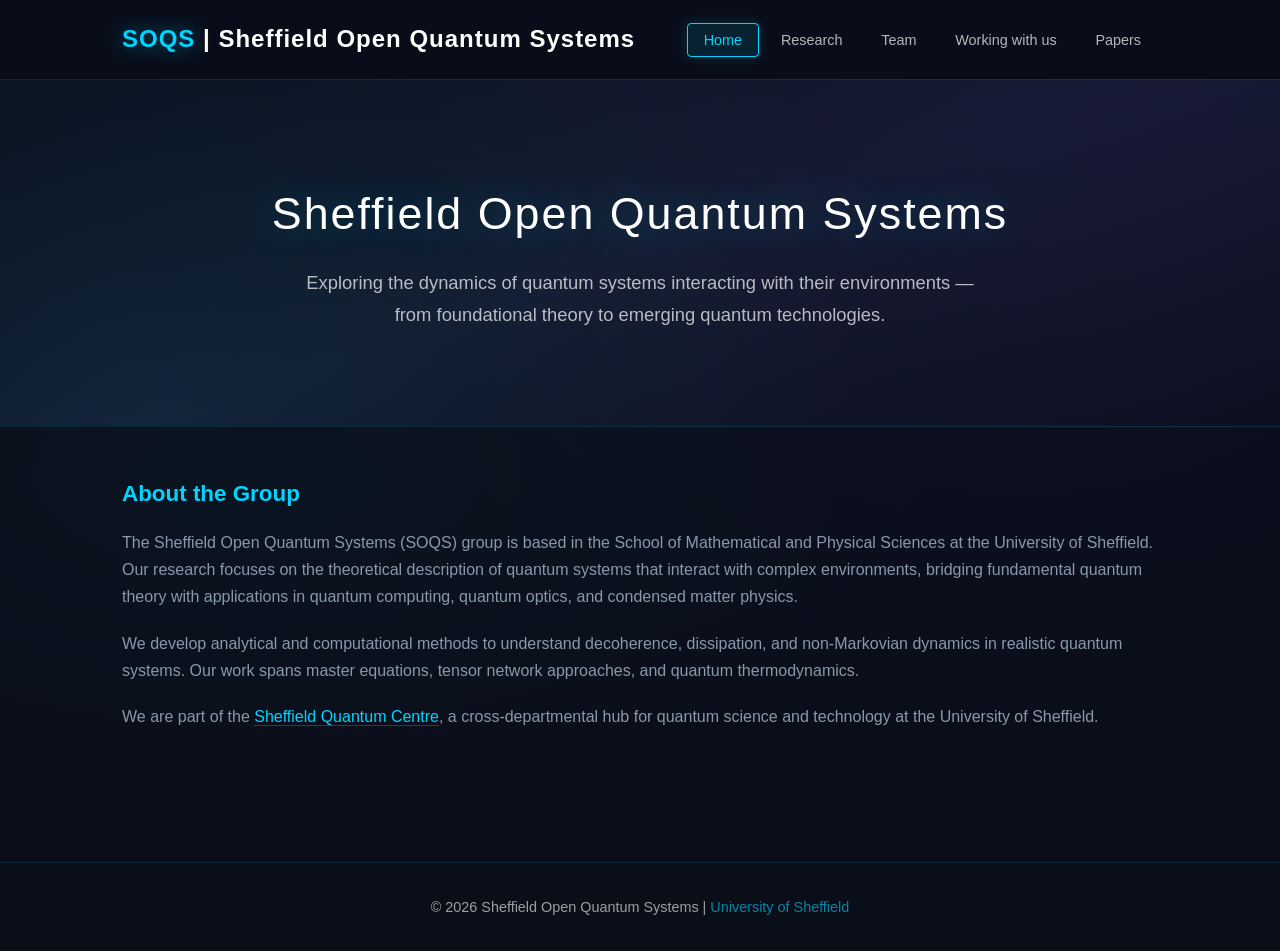
<file: index.html>
<!DOCTYPE html>
<html lang="en">
<head>
  <meta charset="UTF-8">
  <meta name="viewport" content="width=device-width, initial-scale=1.0">
  <title>SOQS – Sheffield Open Quantum Systems</title>
  <link rel="stylesheet" href="css/style.css">
</head>
<body>
  <header>
    <div class="container">
      <div class="logo">
        <h1><span>SOQS</span> | Sheffield Open Quantum Systems</h1>
      </div>
      <nav>
        <ul>
          <li><a href="index.html" class="active">Home</a></li>
          <li><a href="research.html">Research</a></li>
          <li><a href="team.html">Team</a></li>
          <li><a href="funding.html">Working with us</a></li>
          <li><a href="papers.html">Papers</a></li>
        </ul>
      </nav>
    </div>
  </header>

  <section class="hero">
    <div class="container">
      <h2>Sheffield Open Quantum Systems</h2>
      <p>Exploring the dynamics of quantum systems interacting with their environments — from foundational theory to emerging quantum technologies.</p>
    </div>
  </section>

  <section class="content">
    <div class="container">
      <h3>About the Group</h3>
      <p>The Sheffield Open Quantum Systems (SOQS) group is based in the School of Mathematical and Physical Sciences 
        at the University of Sheffield.
        Our research focuses on the theoretical description of quantum systems 
        that interact with complex environments, 
        bridging fundamental quantum theory with applications in quantum computing, 
        quantum optics, and condensed matter physics.</p>
      <p>We develop analytical and computational methods to understand decoherence, dissipation, 
        and non-Markovian dynamics in realistic quantum systems. Our work spans master equations, 
        tensor network approaches, and quantum thermodynamics.</p>
      <p>We are part of the <a href="https://sheffield.ac.uk/quantum">Sheffield Quantum Centre</a>, a cross-departmental hub for quantum science and technology at the University of Sheffield.</p>
    </div>
  </section>

  <footer>
    <div class="container">
      <p>&copy; 2026 Sheffield Open Quantum Systems | <a href="https://www.sheffield.ac.uk">University of Sheffield</a></p>
    </div>
  </footer>
</body>
</html>
</file>
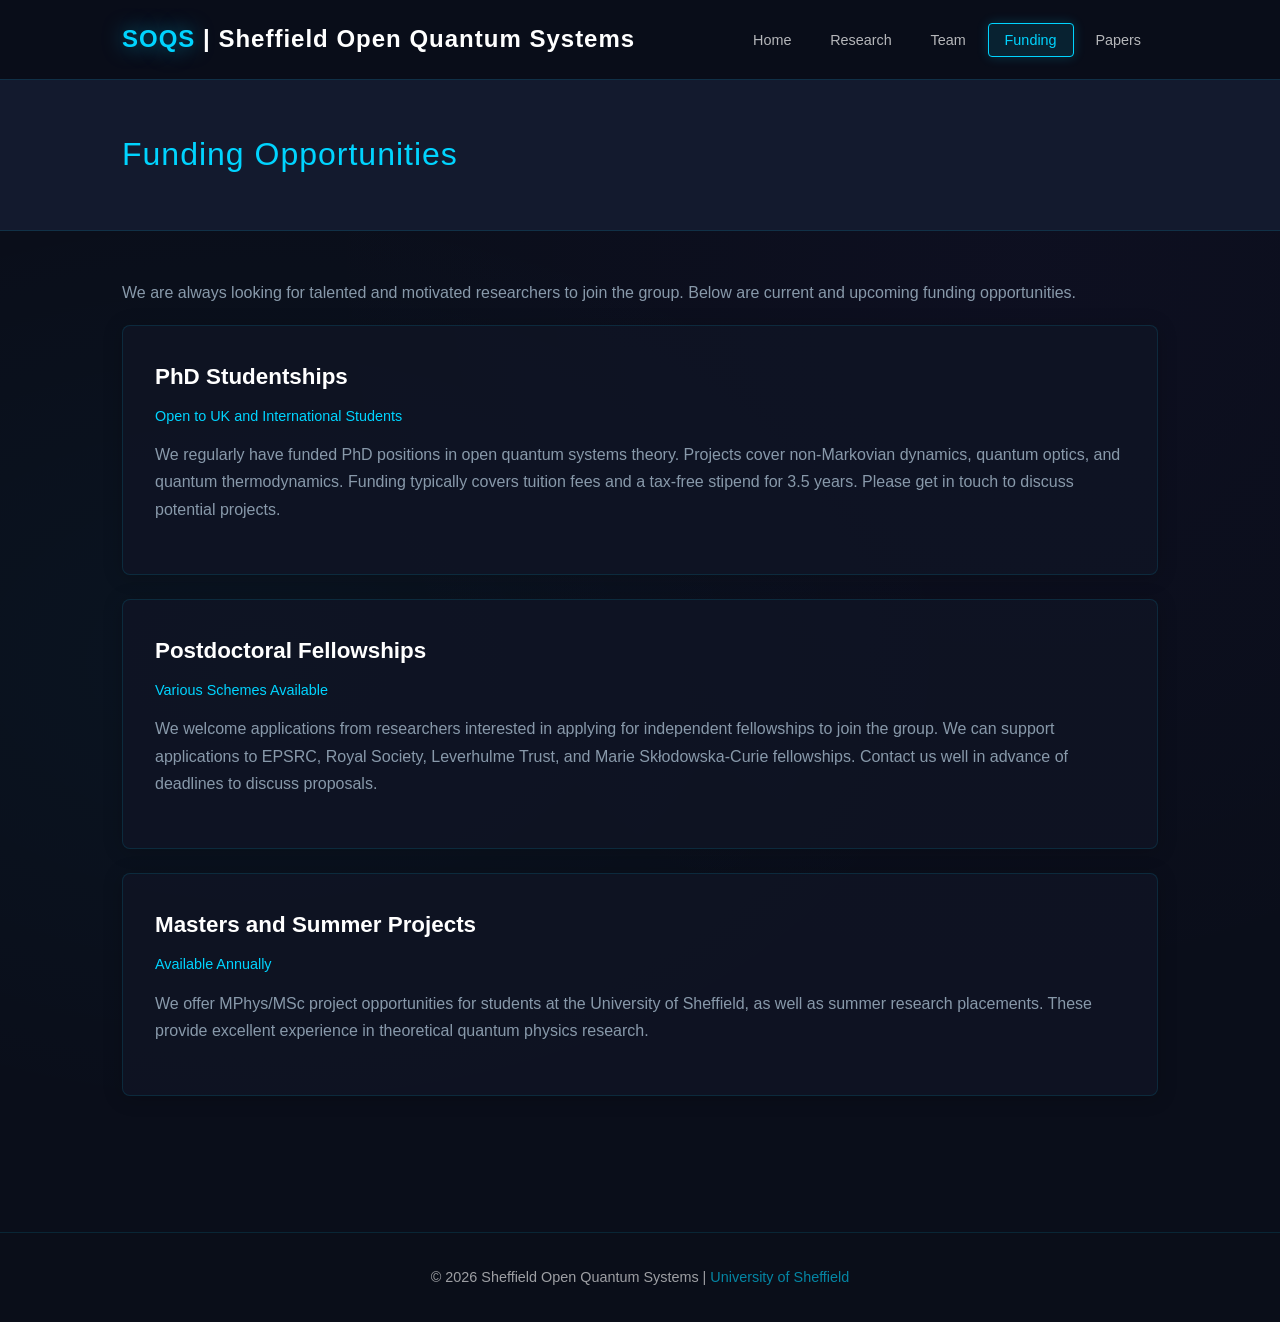
<file: funding.html>
<!DOCTYPE html>
<html lang="en">
<head>
  <meta charset="UTF-8">
  <meta name="viewport" content="width=device-width, initial-scale=1.0">
  <title>Funding – SOQS</title>
  <link rel="stylesheet" href="css/style.css">
</head>
<body>
  <header>
    <div class="container">
      <div class="logo">
        <h1><span>SOQS</span> | Sheffield Open Quantum Systems</h1>
      </div>
      <nav>
        <ul>
          <li><a href="index.html">Home</a></li>
          <li><a href="research.html">Research</a></li>
          <li><a href="team.html">Team</a></li>
          <li><a href="funding.html" class="active">Funding</a></li>
          <li><a href="papers.html">Papers</a></li>
        </ul>
      </nav>
    </div>
  </header>

  <section class="page-title">
    <div class="container">
      <h2>Funding Opportunities</h2>
    </div>
  </section>

  <section class="content">
    <div class="container">
      <p>We are always looking for talented and motivated researchers to join the group. Below are current and upcoming funding opportunities.</p>

      <div class="funding-item">
        <h3>PhD Studentships</h3>
        <div class="meta">Open to UK and International Students</div>
        <p>We regularly have funded PhD positions in open quantum systems theory. Projects cover non-Markovian dynamics, quantum optics, and quantum thermodynamics. Funding typically covers tuition fees and a tax-free stipend for 3.5 years. Please get in touch to discuss potential projects.</p>
      </div>

      <div class="funding-item">
        <h3>Postdoctoral Fellowships</h3>
        <div class="meta">Various Schemes Available</div>
        <p>We welcome applications from researchers interested in applying for independent fellowships to join the group. We can support applications to EPSRC, Royal Society, Leverhulme Trust, and Marie Skłodowska-Curie fellowships. Contact us well in advance of deadlines to discuss proposals.</p>
      </div>

      <div class="funding-item">
        <h3>Masters and Summer Projects</h3>
        <div class="meta">Available Annually</div>
        <p>We offer MPhys/MSc project opportunities for students at the University of Sheffield, as well as summer research placements. These provide excellent experience in theoretical quantum physics research.</p>
      </div>

      <!-- Add more funding items as needed -->
    </div>
  </section>

  <footer>
    <div class="container">
      <p>&copy; 2026 Sheffield Open Quantum Systems | <a href="https://www.sheffield.ac.uk">University of Sheffield</a></p>
    </div>
  </footer>
</body>
</html>
</file>
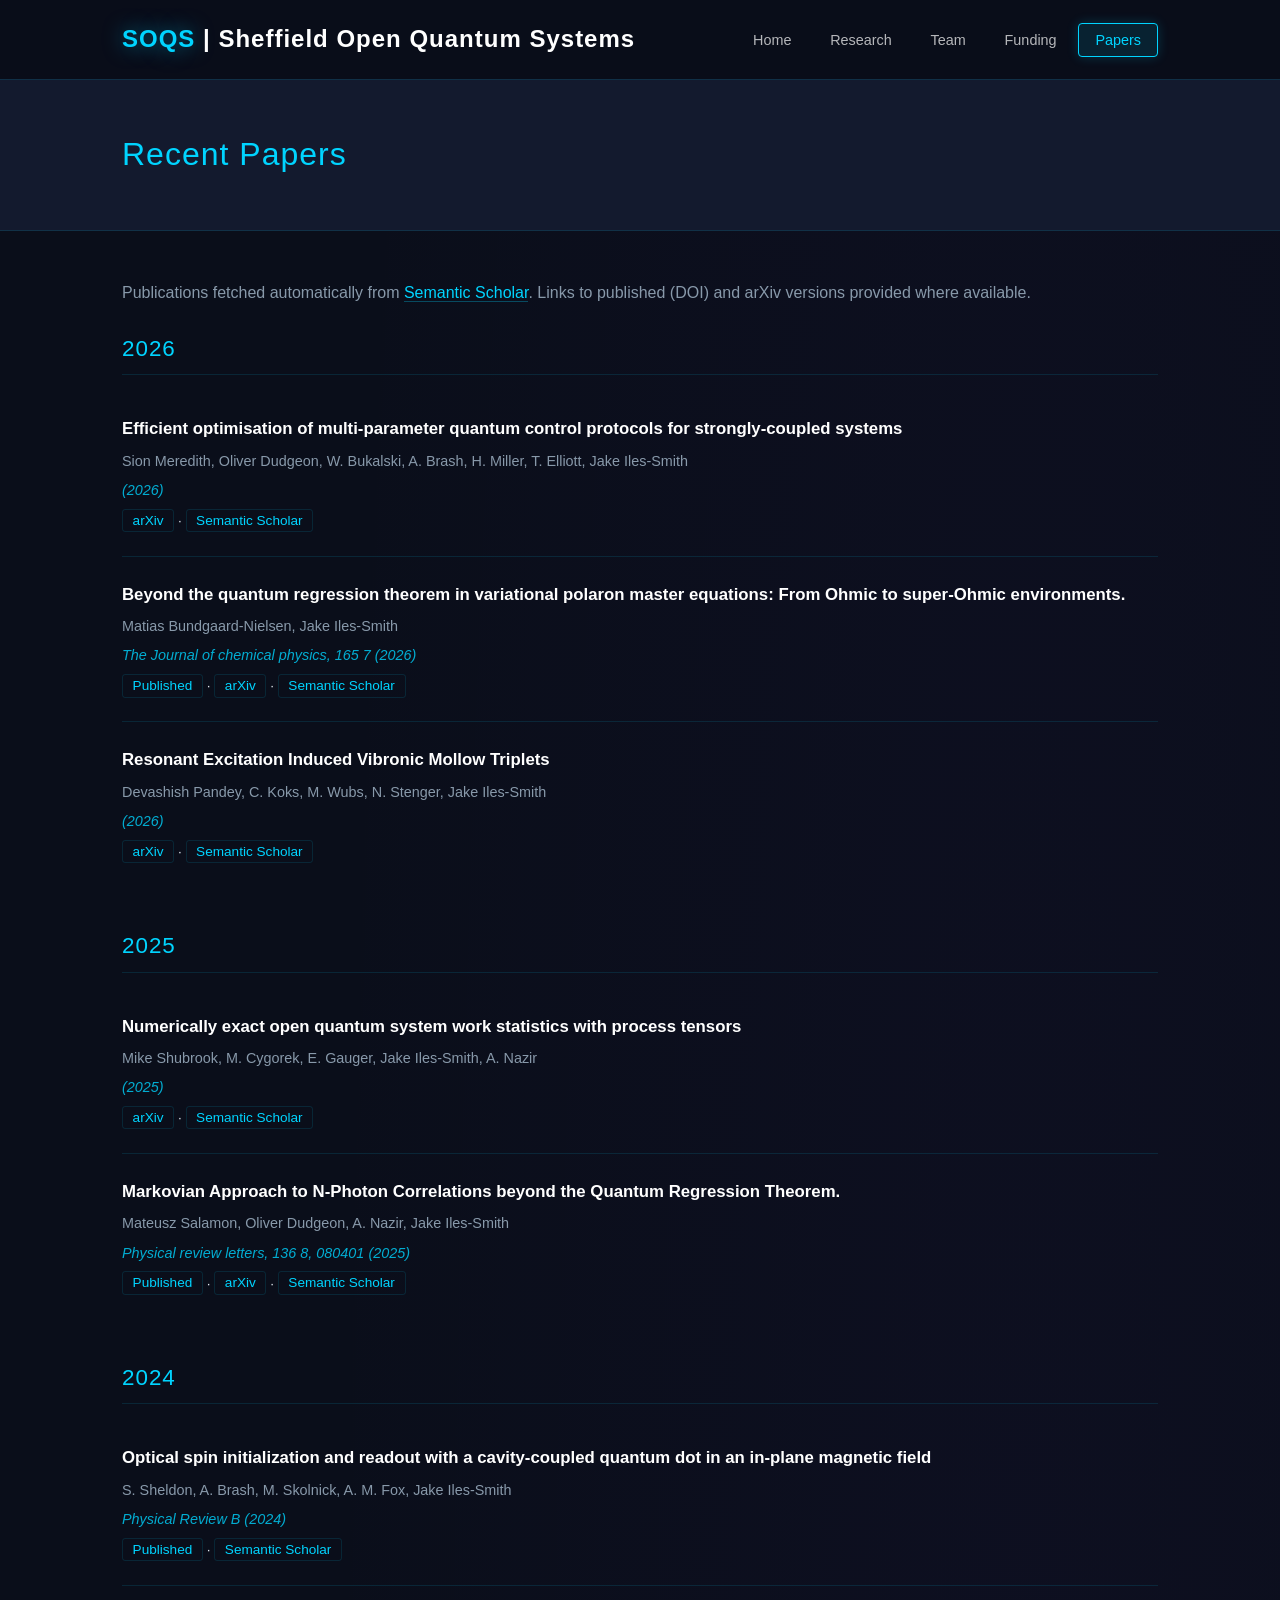
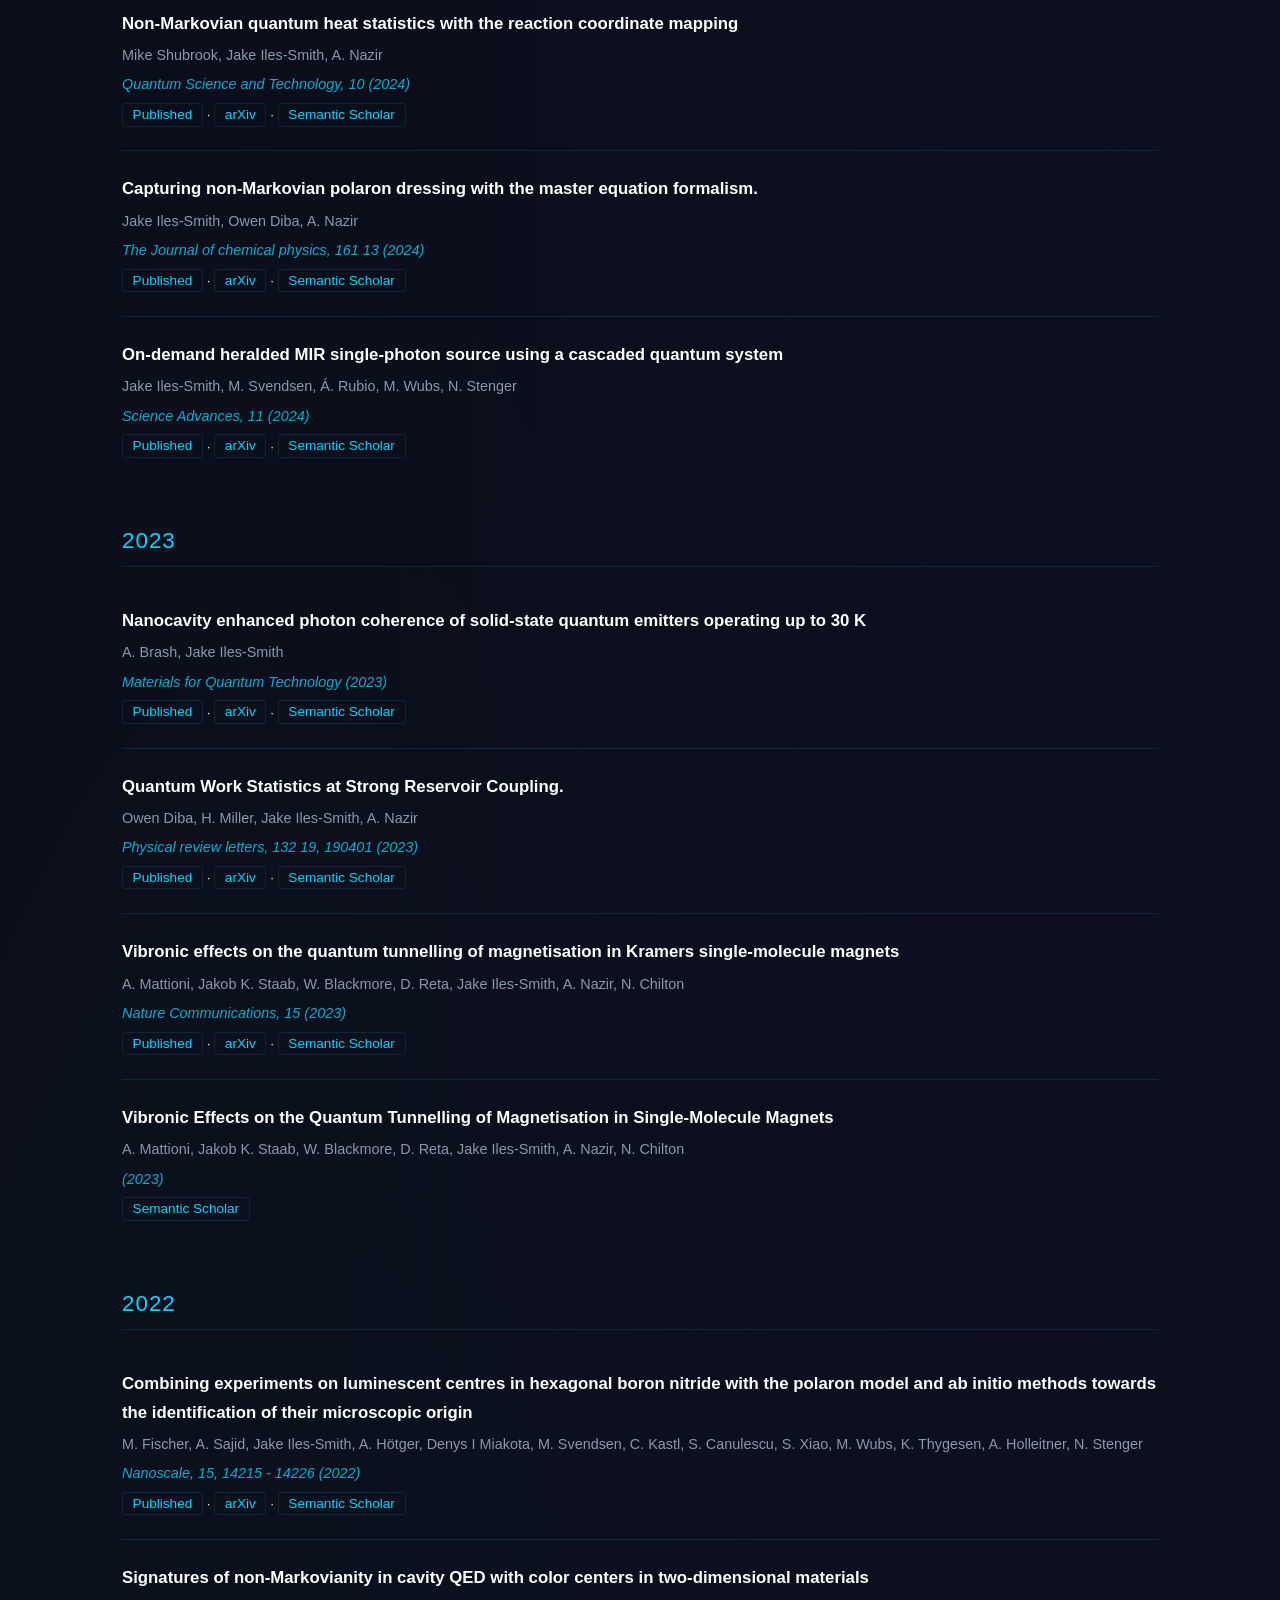
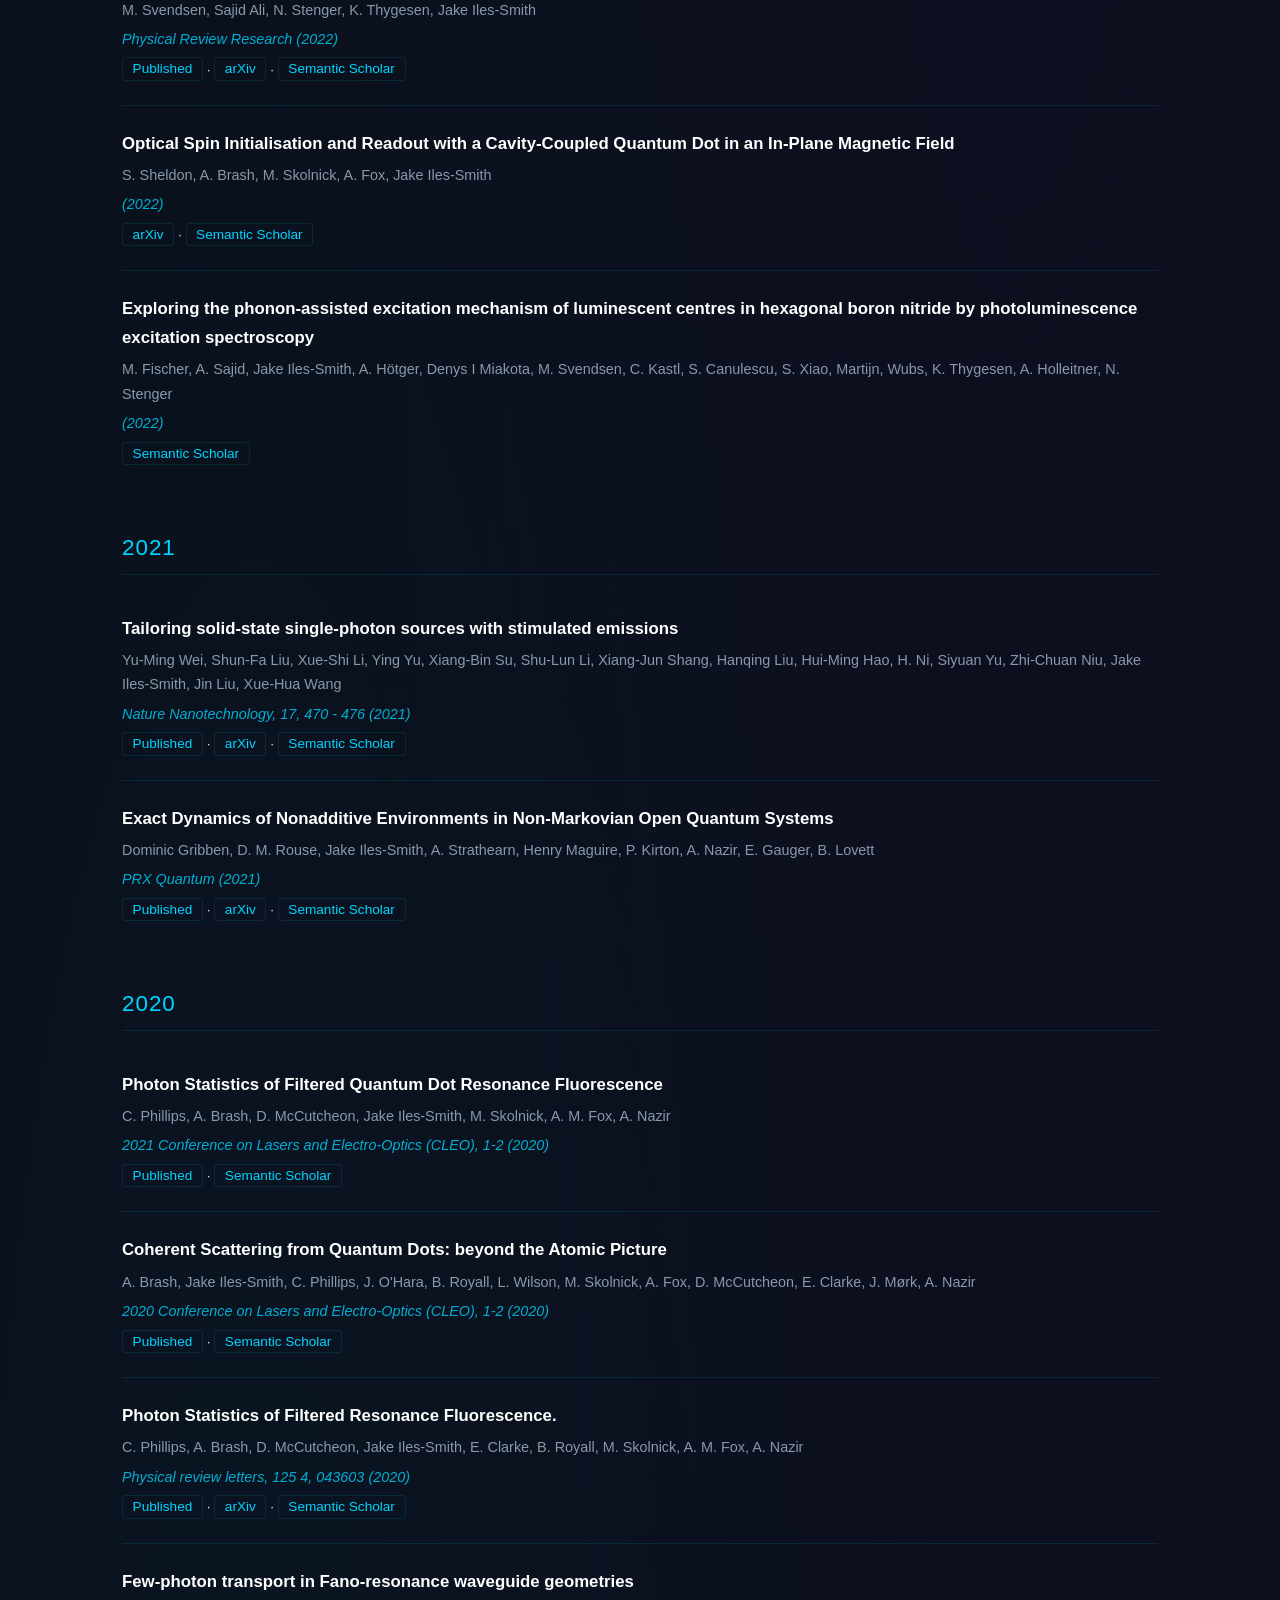
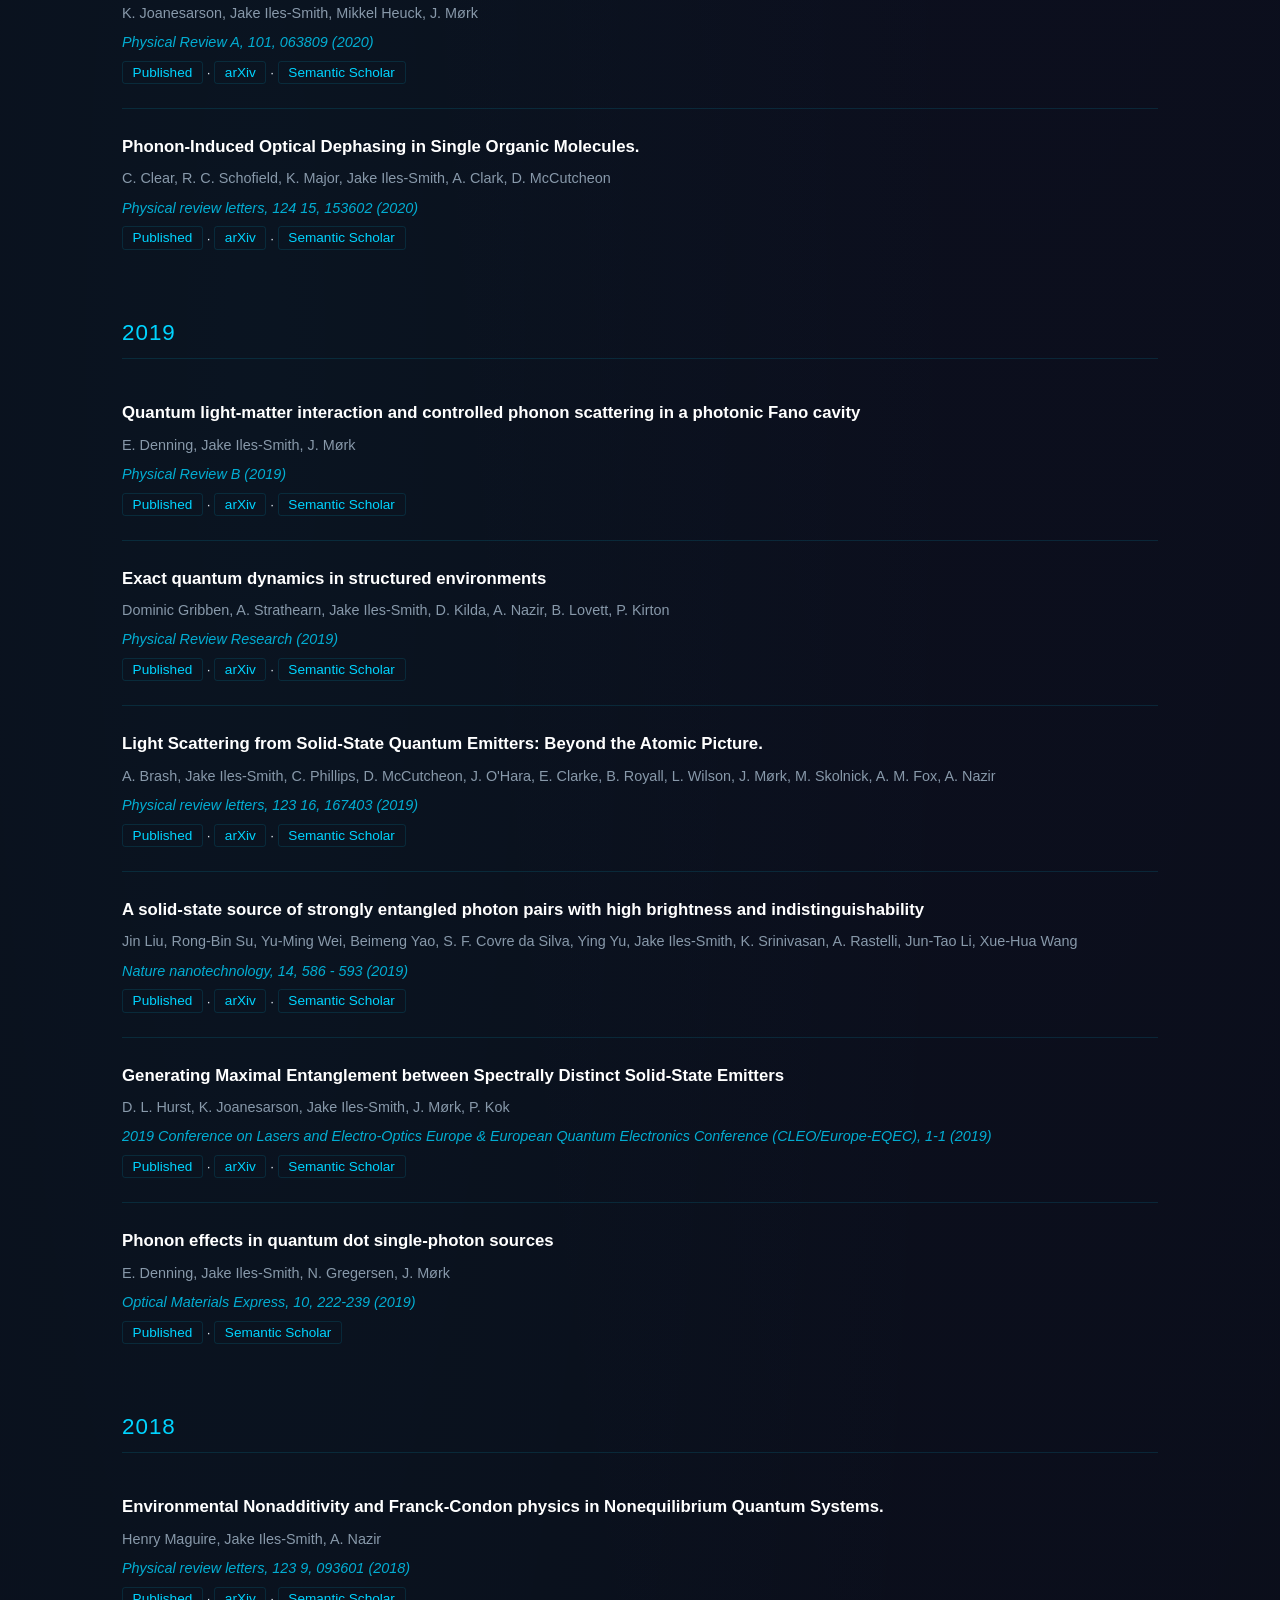
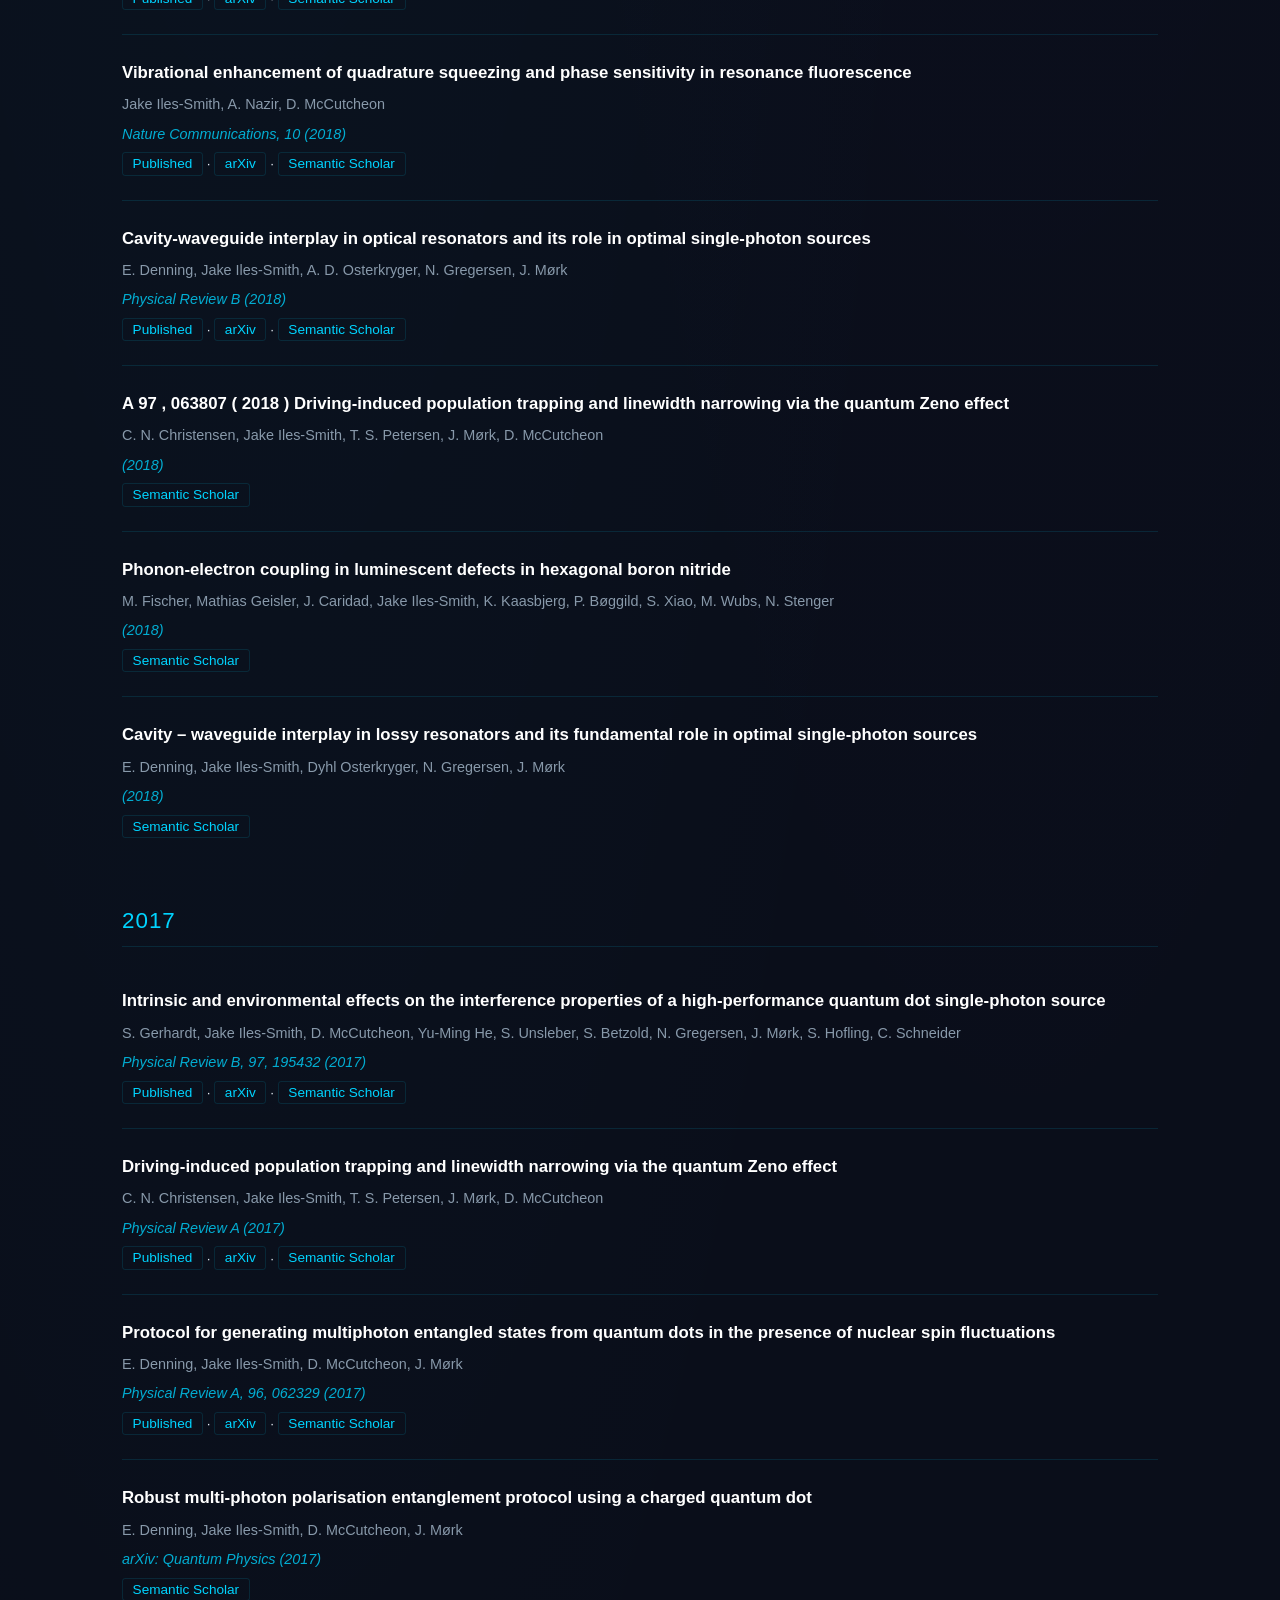
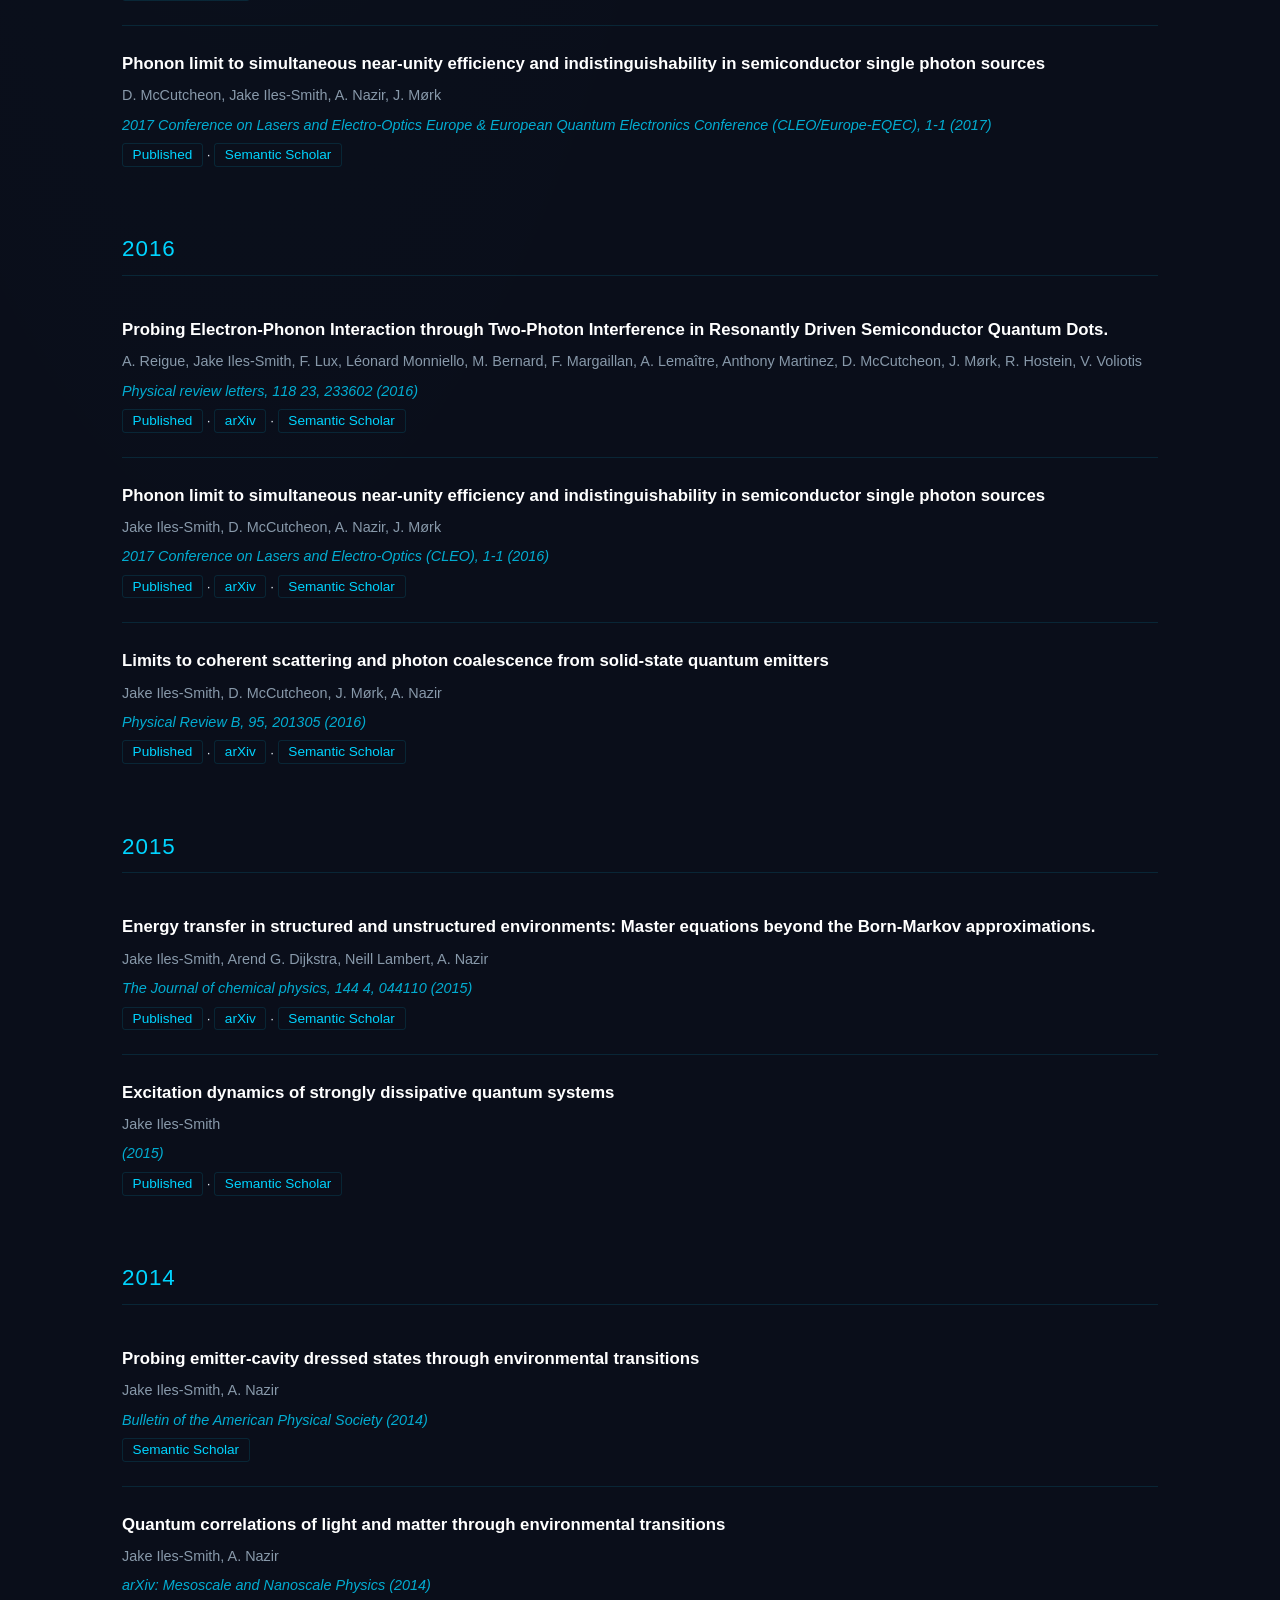
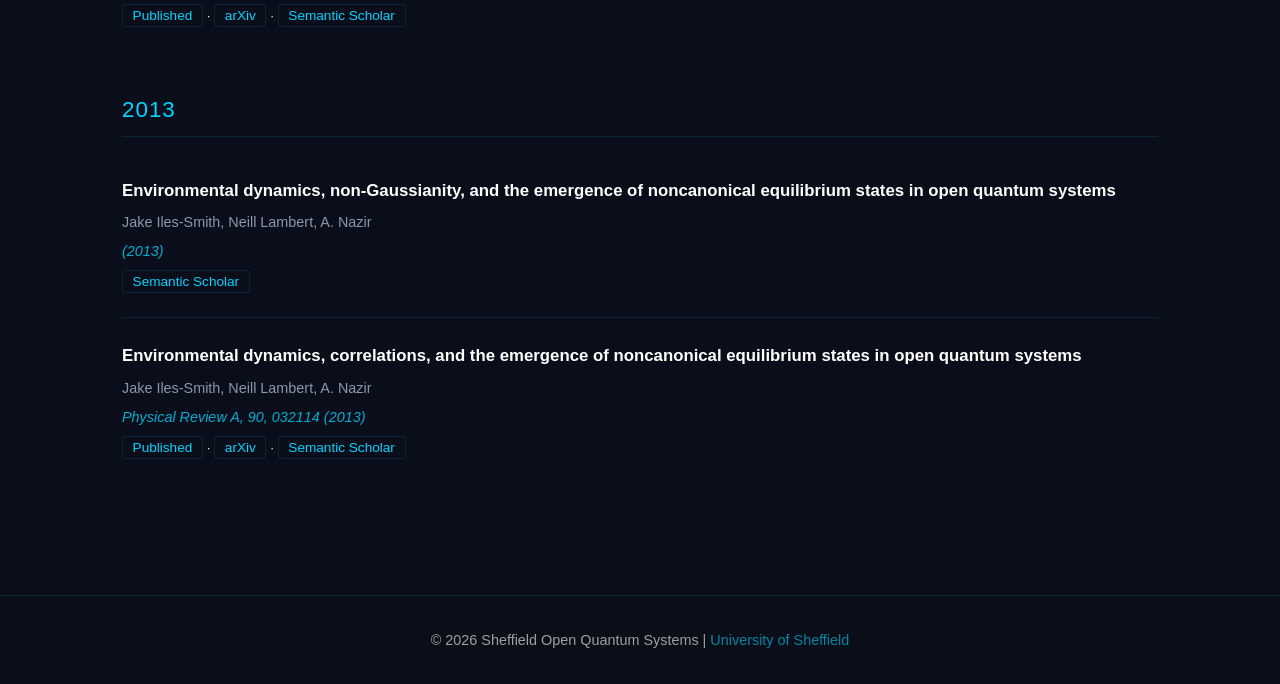
<file: papers.html>
<!DOCTYPE html>
<html lang="en">
<head>
  <meta charset="UTF-8">
  <meta name="viewport" content="width=device-width, initial-scale=1.0">
  <title>Papers – SOQS</title>
  <link rel="stylesheet" href="css/style.css">
</head>
<body>
  <header>
    <div class="container">
      <div class="logo">
        <h1><span>SOQS</span> | Sheffield Open Quantum Systems</h1>
      </div>
      <nav>
        <ul>
          <li><a href="index.html">Home</a></li>
          <li><a href="research.html">Research</a></li>
          <li><a href="team.html">Team</a></li>
          <li><a href="funding.html">Funding</a></li>
          <li><a href="papers.html" class="active">Papers</a></li>
        </ul>
      </nav>
    </div>
  </header>

  <section class="page-title">
    <div class="container">
      <h2>Recent Papers</h2>
    </div>
  </section>

  <section class="content">
    <div class="container">
      <p>Publications fetched automatically from <a href="https://www.semanticscholar.org/">Semantic Scholar</a>. Links to published (DOI) and arXiv versions provided where available.</p>

      <div id="papers-loading">Loading papers...</div>
      <div id="papers-container" style="display:none;"></div>
    </div>
  </section>

  <footer>
    <div class="container">
      <p>&copy; 2026 Sheffield Open Quantum Systems | <a href="https://www.sheffield.ac.uk">University of Sheffield</a></p>
    </div>
  </footer>

  <script>
    fetch('data/papers.json')
      .then(function (res) { return res.json(); })
      .then(function (papers) {
        var loading = document.getElementById('papers-loading');
        var container = document.getElementById('papers-container');
        loading.style.display = 'none';

        if (papers.length === 0) {
          loading.style.display = 'block';
          loading.textContent = 'No papers loaded yet. Run the fetch script or trigger the GitHub Action.';
          return;
        }

        container.style.display = 'block';

        // Group papers by year
        var byYear = {};
        papers.forEach(function (paper) {
          var year = paper.year || 'Preprint';
          if (!byYear[year]) byYear[year] = [];
          byYear[year].push(paper);
        });

        // Sort years descending
        var years = Object.keys(byYear).sort(function (a, b) {
          if (a === 'Preprint') return -1;
          if (b === 'Preprint') return 1;
          return parseInt(b) - parseInt(a);
        });

        years.forEach(function (year) {
          var heading = document.createElement('h3');
          heading.className = 'year-heading';
          heading.textContent = year;
          container.appendChild(heading);

          var list = document.createElement('ul');
          list.className = 'paper-list';

          byYear[year].forEach(function (paper) {
            var li = document.createElement('li');

            // Build links
            var links = '';
            if (paper.links.doi) {
              links += '<a href="' + paper.links.doi + '" target="_blank" rel="noopener">Published</a>';
            }
            if (paper.links.arxiv) {
              if (links) links += ' &middot; ';
              links += '<a href="' + paper.links.arxiv + '" target="_blank" rel="noopener">arXiv</a>';
            }
            if (paper.links.semantic_scholar) {
              if (links) links += ' &middot; ';
              links += '<a href="' + paper.links.semantic_scholar + '" target="_blank" rel="noopener">Semantic Scholar</a>';
            }

            // Full reference line
            var ref = paper.reference || '';

            li.innerHTML =
              '<div class="title">' + paper.title + '</div>' +
              '<div class="authors">' + paper.authors + '</div>' +
              (ref ? '<div class="journal">' + ref + '</div>' : '') +
              '<div class="paper-links">' + links + '</div>';
            list.appendChild(li);
          });

          container.appendChild(list);
        });
      })
      .catch(function () {
        document.getElementById('papers-loading').textContent = 'Could not load papers.';
      });
  </script>
</body>
</html>
</file>
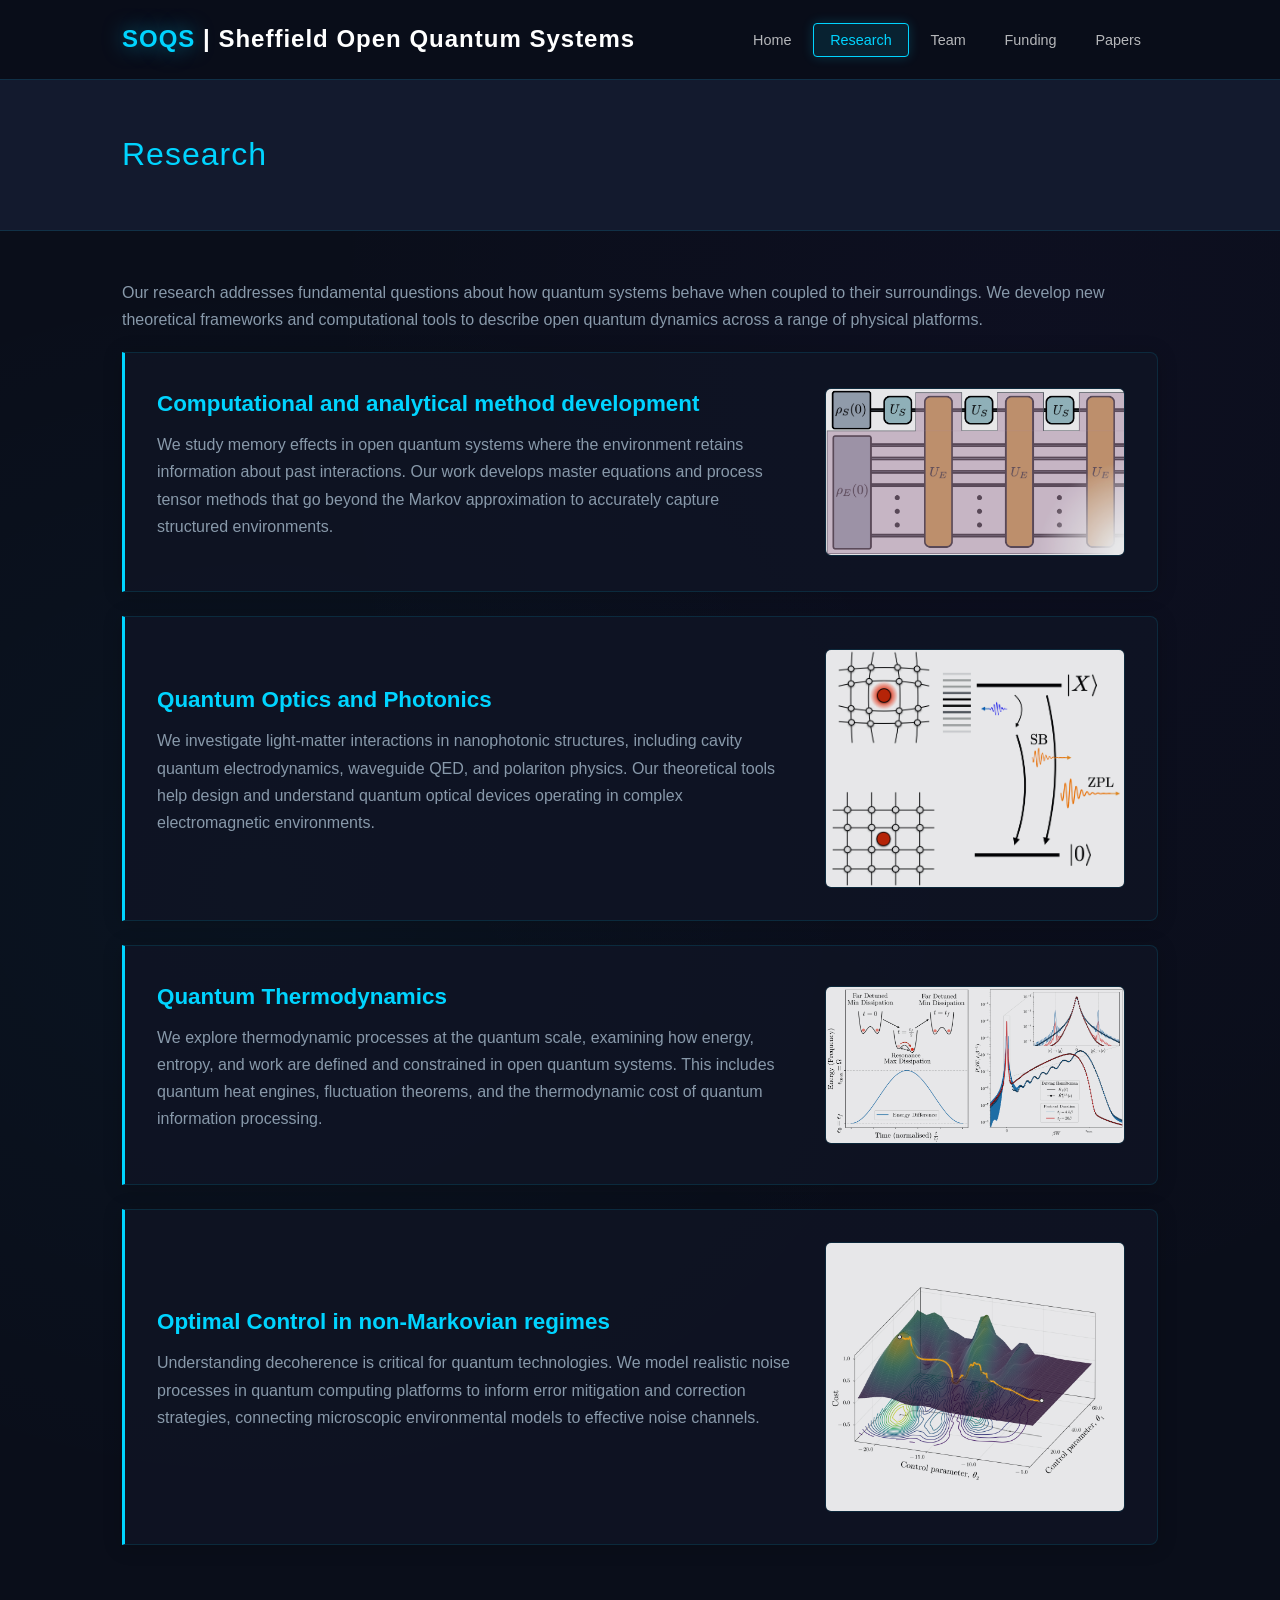
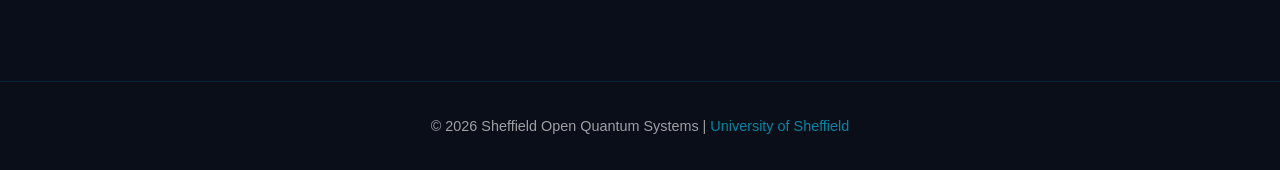
<file: research.html>
<!DOCTYPE html>
<html lang="en">
<head>
  <meta charset="UTF-8">
  <meta name="viewport" content="width=device-width, initial-scale=1.0">
  <title>Research – SOQS</title>
  <link rel="stylesheet" href="css/style.css">
</head>
<body>
  <header>
    <div class="container">
      <div class="logo">
        <h1><span>SOQS</span> | Sheffield Open Quantum Systems</h1>
      </div>
      <nav>
        <ul>
          <li><a href="index.html">Home</a></li>
          <li><a href="research.html" class="active">Research</a></li>
          <li><a href="team.html">Team</a></li>
          <li><a href="funding.html">Funding</a></li>
          <li><a href="papers.html">Papers</a></li>
        </ul>
      </nav>
    </div>
  </header>

  <section class="page-title">
    <div class="container">
      <h2>Research</h2>
    </div>
  </section>

  <section class="content">
    <div class="container">
      <p>Our research addresses fundamental questions about how quantum systems behave when coupled to their surroundings. We develop new theoretical frameworks and computational tools to describe open quantum dynamics across a range of physical platforms.</p>

      <div class="research-area">
        <div class="research-text">
          <h3>Computational and analytical method development</h3>
          <p>We study memory effects in open quantum systems where the environment retains information about past interactions. Our work develops master equations and process tensor methods that go beyond the Markov approximation to accurately capture structured environments.</p>
        </div>
        <img class="research-img" src="figures/research/methods.png" alt="Method development">
      </div>

      <div class="research-area">
        <div class="research-text">
          <h3>Quantum Optics and Photonics</h3>
          <p>We investigate light-matter interactions in nanophotonic structures, including cavity quantum electrodynamics, waveguide QED, and polariton physics. Our theoretical tools help design and understand quantum optical devices operating in complex electromagnetic environments.</p>
        </div>
        <img class="research-img" src="figures/research/optics.png" alt="Quantum optics">
      </div>

      <div class="research-area">
        <div class="research-text">
          <h3>Quantum Thermodynamics</h3>
          <p>We explore thermodynamic processes at the quantum scale, examining how energy, entropy, and work are defined and constrained in open quantum systems. This includes quantum heat engines, fluctuation theorems, and the thermodynamic cost of quantum information processing.</p>
        </div>
        <img class="research-img" src="figures/research/thermodynamics.png" alt="Quantum thermodynamics">
      </div>

      <div class="research-area">
        <div class="research-text">
          <h3>Optimal Control in non-Markovian regimes</h3>
          <p>Understanding decoherence is critical for quantum technologies. We model realistic noise processes in quantum computing platforms to inform error mitigation and correction strategies, connecting microscopic environmental models to effective noise channels.</p>
        </div>
        <img class="research-img" src="figures/research/control.png" alt="Optimal control">
      </div>
    </div>
  </section>

  <footer>
    <div class="container">
      <p>&copy; 2026 Sheffield Open Quantum Systems | <a href="https://www.sheffield.ac.uk">University of Sheffield</a></p>
    </div>
  </footer>
</body>
</html>
</file>
<file: css/style.css>
:root {
  --primary: #0a0e1a;
  --primary-light: #131a2e;
  --secondary: #00d4ff;
  --accent: #7c3aed;
  --glow: rgba(0, 212, 255, 0.15);
  --light: #0f1525;
  --text: #e0e7ef;
  --text-muted: #8899aa;
  --border: rgba(0, 212, 255, 0.12);
  --card-bg: rgba(15, 21, 37, 0.8);
}

* {
  margin: 0;
  padding: 0;
  box-sizing: border-box;
}

body {
  font-family: 'Segoe UI', Tahoma, Geneva, Verdana, sans-serif;
  color: var(--text);
  line-height: 1.7;
  background: var(--primary);
  background-image:
    radial-gradient(ellipse at 20% 50%, rgba(0, 212, 255, 0.03) 0%, transparent 50%),
    radial-gradient(ellipse at 80% 20%, rgba(124, 58, 237, 0.03) 0%, transparent 50%);
  min-height: 100vh;
}

header {
  background: rgba(10, 14, 26, 0.95);
  color: #fff;
  padding: 1.2rem 0;
  box-shadow: 0 1px 0 var(--border);
  backdrop-filter: blur(10px);
  position: sticky;
  top: 0;
  z-index: 100;
}

header .container {
  display: flex;
  justify-content: space-between;
  align-items: center;
}

.logo h1 {
  font-size: 1.5rem;
  font-weight: 700;
  letter-spacing: 1px;
}

.logo span {
  color: var(--secondary);
  text-shadow: 0 0 20px rgba(0, 212, 255, 0.5);
}

nav ul {
  display: flex;
  list-style: none;
  gap: 0.3rem;
}

nav a {
  color: rgba(255, 255, 255, 0.7);
  text-decoration: none;
  padding: 0.5rem 1rem;
  border-radius: 4px;
  font-size: 0.9rem;
  font-weight: 500;
  transition: all 0.3s ease;
  border: 1px solid transparent;
}

nav a:hover {
  color: var(--secondary);
  border-color: var(--border);
  background: rgba(0, 212, 255, 0.05);
}

nav a.active {
  color: var(--secondary);
  background: rgba(0, 212, 255, 0.1);
  border-color: var(--secondary);
  box-shadow: 0 0 12px rgba(0, 212, 255, 0.2);
}

.container {
  max-width: 1100px;
  margin: 0 auto;
  padding: 0 2rem;
}

.hero {
  background: linear-gradient(160deg, var(--primary) 0%, var(--primary-light) 50%, var(--primary) 100%);
  color: #fff;
  padding: 6rem 0;
  text-align: center;
  position: relative;
  overflow: hidden;
  border-bottom: 1px solid var(--border);
}

.hero::before {
  content: '';
  position: absolute;
  top: -50%;
  left: -50%;
  width: 200%;
  height: 200%;
  background: radial-gradient(circle at 30% 70%, rgba(0, 212, 255, 0.06) 0%, transparent 40%),
              radial-gradient(circle at 70% 30%, rgba(124, 58, 237, 0.05) 0%, transparent 40%);
  animation: subtleRotate 30s linear infinite;
}

@keyframes subtleRotate {
  from { transform: rotate(0deg); }
  to { transform: rotate(360deg); }
}

.hero h2 {
  font-size: 2.8rem;
  margin-bottom: 1rem;
  font-weight: 200;
  letter-spacing: 2px;
  position: relative;
  text-shadow: 0 0 40px rgba(0, 212, 255, 0.3);
}

.hero p {
  font-size: 1.15rem;
  max-width: 700px;
  margin: 0 auto;
  opacity: 0.7;
  position: relative;
}

.page-title {
  background: var(--primary-light);
  padding: 3rem 0;
  border-bottom: 1px solid var(--border);
}

.page-title h2 {
  font-size: 2rem;
  color: var(--secondary);
  font-weight: 300;
  letter-spacing: 1px;
}

.content {
  padding: 3rem 0;
}

.content h3 {
  color: var(--secondary);
  margin-bottom: 1rem;
  font-size: 1.4rem;
}

.content p {
  margin-bottom: 1.2rem;
  color: var(--text-muted);
}

.content p a {
  color: var(--secondary);
  text-decoration: none;
  border-bottom: 1px solid rgba(0, 212, 255, 0.3);
  transition: border-color 0.2s;
}

.content p a:hover {
  border-color: var(--secondary);
}

/* Research page */
.research-area {
  background: var(--card-bg);
  border-left: 3px solid var(--secondary);
  padding: 2rem 2rem;
  margin-bottom: 1.5rem;
  border-radius: 0 8px 8px 0;
  display: flex;
  align-items: center;
  gap: 2rem;
  border: 1px solid var(--border);
  border-left: 3px solid var(--secondary);
  transition: all 0.3s ease;
  box-shadow: 0 2px 20px rgba(0, 0, 0, 0.2);
}

.research-area:hover {
  border-color: var(--secondary);
  box-shadow: 0 4px 30px rgba(0, 212, 255, 0.1);
  transform: translateY(-2px);
}

.research-area .research-text {
  flex: 1;
}

.research-area .research-img {
  width: 300px;
  height: auto;
  border-radius: 6px;
  flex-shrink: 0;
  opacity: 0.9;
  border: 1px solid var(--border);
}

.research-area h3 {
  margin-bottom: 0.5rem;
  color: var(--secondary);
}

.research-area p {
  color: var(--text-muted);
}

/* Team page */
.team-list {
  margin-top: 2rem;
}

.team-card-h {
  background: var(--card-bg);
  border-radius: 8px;
  padding: 2rem;
  border: 1px solid var(--border);
  transition: all 0.3s ease;
  box-shadow: 0 2px 20px rgba(0, 0, 0, 0.2);
  display: flex;
  align-items: flex-start;
  gap: 2rem;
  margin-bottom: 1.5rem;
}

.team-card-h:hover {
  box-shadow: 0 4px 30px rgba(0, 212, 255, 0.1);
  border-color: var(--secondary);
  transform: translateY(-2px);
}

.team-card-h .team-photo {
  width: 120px;
  height: 120px;
  border-radius: 6px;
  object-fit: cover;
  flex-shrink: 0;
  border: 1px solid var(--border);
}

.team-card-h .avatar {
  width: 120px;
  height: 120px;
  border-radius: 6px;
  background: linear-gradient(135deg, var(--primary-light), rgba(0, 212, 255, 0.2));
  display: flex;
  align-items: center;
  justify-content: center;
  color: var(--secondary);
  font-size: 2rem;
  font-weight: 700;
  flex-shrink: 0;
  border: 1px solid var(--border);
}

.team-card-h .team-info {
  flex: 1;
}

.team-card-h .team-info h4 {
  color: #fff;
  font-size: 1.2rem;
  margin-bottom: 0.3rem;
}

.team-card-h .team-info .role {
  color: var(--secondary);
  font-size: 0.9rem;
  font-weight: 500;
  margin-bottom: 0.5rem;
}

.team-card-h .team-info .email {
  font-size: 0.85rem;
  margin-bottom: 0.8rem;
}

.team-card-h .team-info .email a {
  color: var(--secondary);
  text-decoration: none;
  opacity: 0.8;
  transition: opacity 0.2s;
}

.team-card-h .team-info .email a:hover {
  opacity: 1;
  text-decoration: underline;
}

.team-card-h .team-info p {
  font-size: 0.95rem;
  color: var(--text-muted);
  line-height: 1.6;
  margin-bottom: 0;
}

/* Legacy grid layout (kept for reference) */
.team-grid {
  display: grid;
  grid-template-columns: repeat(auto-fill, minmax(280px, 1fr));
  gap: 2rem;
  margin-top: 2rem;
}

.team-card {
  background: var(--card-bg);
  border-radius: 8px;
  padding: 2rem;
  text-align: center;
  border: 1px solid var(--border);
  transition: all 0.3s ease;
  box-shadow: 0 2px 20px rgba(0, 0, 0, 0.2);
}

.team-card:hover {
  box-shadow: 0 4px 30px rgba(0, 212, 255, 0.1);
  border-color: var(--secondary);
  transform: translateY(-2px);
}

.team-card .avatar {
  width: 100px;
  height: 100px;
  border-radius: 6px;
  background: linear-gradient(135deg, var(--primary-light), rgba(0, 212, 255, 0.2));
  margin: 0 auto 1rem;
  display: flex;
  align-items: center;
  justify-content: center;
  color: var(--secondary);
  font-size: 1.8rem;
  font-weight: 700;
  border: 1px solid var(--border);
}

.team-card .avatar-img {
  width: 100px;
  height: 100px;
  border-radius: 6px;
  object-fit: cover;
  margin: 0 auto 1rem;
  display: block;
  border: 1px solid var(--border);
}

.team-card h4 {
  color: #fff;
  margin-bottom: 0.3rem;
}

.team-card .role {
  color: var(--secondary);
  font-size: 0.9rem;
  font-weight: 500;
  margin-bottom: 0.5rem;
}

.team-card p {
  font-size: 0.9rem;
  color: var(--text-muted);
}

.team-card .email {
  font-size: 0.85rem;
  margin-top: 0.4rem;
}

.team-card .email a {
  color: var(--secondary);
  text-decoration: none;
  opacity: 0.8;
  transition: opacity 0.2s;
}

.team-card .email a:hover {
  opacity: 1;
  text-decoration: underline;
}

/* Papers page */
.paper-list {
  list-style: none;
}

.paper-list li {
  padding: 1.5rem 0;
  border-bottom: 1px solid var(--border);
}

.paper-list li:last-child {
  border-bottom: none;
}

.paper-list .title {
  font-weight: 600;
  color: #fff;
  font-size: 1.05rem;
  margin-bottom: 0.3rem;
}

.paper-list .authors {
  font-size: 0.9rem;
  color: var(--text-muted);
  margin-bottom: 0.3rem;
}

.paper-list .journal {
  font-size: 0.9rem;
  font-style: italic;
  color: var(--secondary);
  opacity: 0.8;
}

.paper-list .paper-links {
  margin-top: 0.4rem;
  font-size: 0.85rem;
}

.paper-list .paper-links a {
  color: var(--secondary);
  text-decoration: none;
  font-weight: 500;
  padding: 0.2rem 0.6rem;
  border: 1px solid var(--border);
  border-radius: 3px;
  transition: all 0.2s;
}

.paper-list .paper-links a:hover {
  background: rgba(0, 212, 255, 0.1);
  border-color: var(--secondary);
}

.year-heading {
  color: var(--secondary);
  font-size: 1.5rem;
  font-weight: 300;
  margin-top: 2.5rem;
  margin-bottom: 0.5rem;
  padding-bottom: 0.4rem;
  border-bottom: 1px solid var(--border);
  letter-spacing: 1px;
}

.year-heading:first-child {
  margin-top: 1.5rem;
}

/* Funding page */
.funding-item {
  background: var(--card-bg);
  border: 1px solid var(--border);
  border-radius: 8px;
  padding: 2rem;
  margin-bottom: 1.5rem;
  transition: all 0.3s ease;
  box-shadow: 0 2px 20px rgba(0, 0, 0, 0.2);
}

.funding-item:hover {
  border-color: var(--secondary);
  box-shadow: 0 4px 30px rgba(0, 212, 255, 0.08);
}

.funding-item h3 {
  margin-bottom: 0.5rem;
  color: #fff;
}

.funding-item .meta {
  font-size: 0.9rem;
  color: var(--secondary);
  font-weight: 500;
  margin-bottom: 0.8rem;
}

.funding-item p {
  color: var(--text-muted);
}

/* Footer */
footer {
  background: rgba(10, 14, 26, 0.95);
  color: #fff;
  text-align: center;
  padding: 2rem 0;
  margin-top: 4rem;
  border-top: 1px solid var(--border);
}

footer p {
  opacity: 0.6;
  font-size: 0.9rem;
}

footer a {
  color: var(--secondary);
  text-decoration: none;
}

/* Responsive */
@media (max-width: 768px) {
  header .container {
    flex-direction: column;
    gap: 1rem;
  }

  nav ul {
    flex-wrap: wrap;
    justify-content: center;
  }

  .hero h2 {
    font-size: 1.8rem;
  }

  .team-grid {
    grid-template-columns: 1fr;
  }

  .team-card-h {
    flex-direction: column;
    align-items: center;
    text-align: center;
  }

  .research-area {
    flex-direction: column;
  }

  .research-area .research-img {
    width: 100%;
    max-width: 300px;
  }
}
</file>
